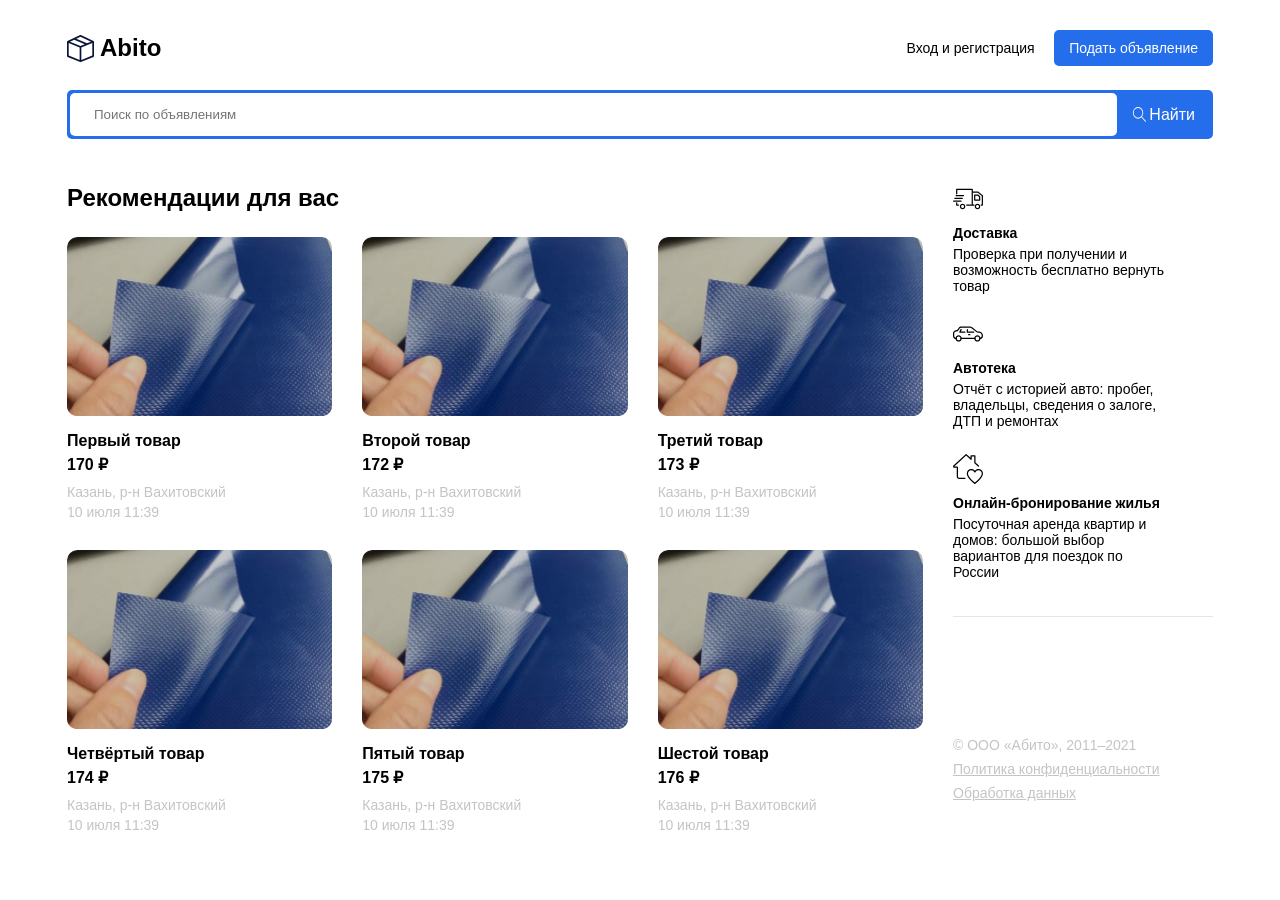
<file: index.html>
<!DOCTYPE html>
<html lang="en">
  <head>
    <meta charset="UTF-8" />
    <meta name="viewport" content="width=device-width, initial-scale=1.0" />
    <title>Document</title>
    <link rel="stylesheet" href="style.css" />
    <script src="/main.js" defer></script>
  </head>
  <body>
    <header class="header">
      <div class="container">
        <div class="header-box">
          <a href="/index.html" class="header-logo">
            <img src="/img/logo.svg" alt="logo" />
            <span>Abito</span>
          </a>
          <div class="header-controls">
            <button class="btn btn-outline">Вход и регистрация</button>
            <button class="btn btn-primary">Подать объявление</button>
          </div>
          <div class="header-burger"><img src="/img/menu.svg" alt="" /></div>
        </div>
      </div>
    </header>
    <main>
      <section class="search">
        <div class="container">
          <div class="search-box">
            <input
              class="search-input"
              type="text"
              placeholder="Поиск по объявлениям"
            />
            <button class="btn btn-primary search-btn">
              <img class="search-btn__icon" src="/img/search.svg" alt="" />
              <span class="search-btn__text">Найти</span>
            </button>
          </div>
        </div>
      </section>
      <section class="content">
        <div class="container">
          <div class="content-box">
            <div class="content-main">
              <h2 class="content-side__title">Рекомендации для вас</h2>
              <div class="content-main__list"></div>
            </div>
            <div class="content-side">
              <div class="content-side_title"></div>
              <div class="content-side_list">
                <div class="content-side_list-item">
                  <img
                    class="content-side_list-item--img"
                    src="/img/info1.svg"
                    alt=""
                  />
                  <h5 class="content-side_list-item--title">Доставка</h5>
                  <p class="content-side_list-item--text">
                    Проверка при получении и возможность бесплатно вернуть товар
                  </p>
                </div>
                <div class="content-side_list-item">
                  <img
                    class="content-side_list-item--img"
                    src="/img/info2.svg"
                    alt=""
                  />
                  <h5 class="content-side_list-item--title">Автотека</h5>
                  <p class="content-side_list-item--text">
                    Отчёт с историей авто: пробег, владельцы, сведения о залоге,
                    ДТП и ремонтах
                  </p>
                </div>
                <div class="content-side_list-item">
                  <img
                    class="content-side_list-item--img"
                    src="/img/info3.svg"
                    alt=""
                  />
                  <h5 class="content-side_list-item--title">
                    Онлайн-бронирование жилья
                  </h5>
                  <p class="content-side_list-item--text">
                    Посуточная аренда квартир и домов: большой выбор вариантов
                    для поездок по России
                  </p>
                </div>
              </div>
              <hr />
              <div class="content-side__footer">
                <p class="content-side__footer-item">
                  © ООО «Абито», 2011–2021
                </p>
                <a class="content-side__footer-item" href="#"
                  >Политика конфиденциальности</a
                >
                <a class="content-side__footer-item" href="#"
                  >Обработка данных</a
                >
              </div>
            </div>
          </div>
        </div>
      </section>
    </main>
  </body>
</html>
</file>
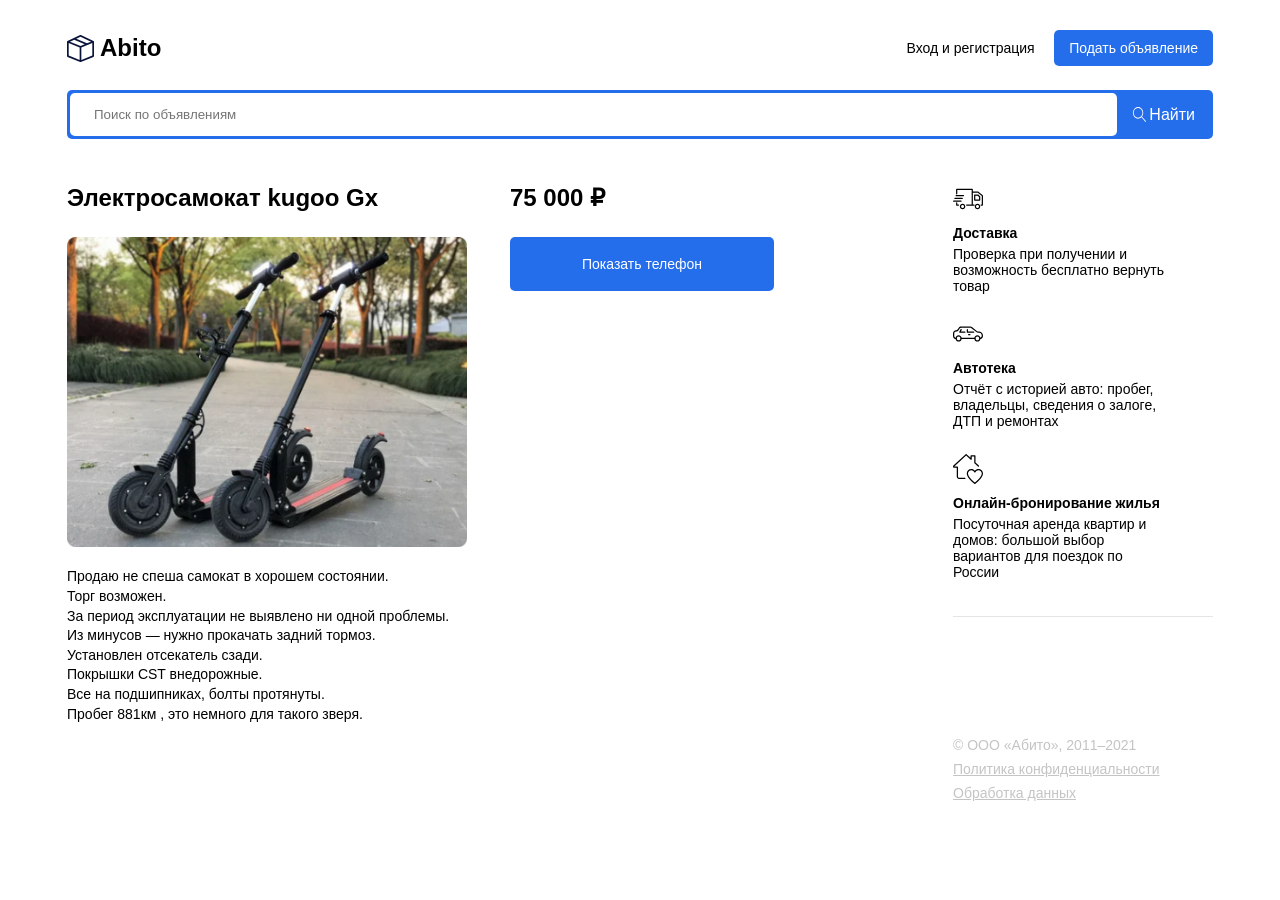
<file: product.html>
<!DOCTYPE html>
<html lang="en">
  <head>
    <meta charset="UTF-8" />
    <meta name="viewport" content="width=device-width, initial-scale=1.0" />
    <title>Document</title>
    <link rel="stylesheet" href="style.css" />
  </head>
  <body>
    <header class="header">
      <div class="container">
        <div class="header-box">
          <a href="/index.html" class="header-logo">
            <img src="/img/logo.svg" alt="logo" />
            <span>Abito</span>
          </a>
          <div class="header-controls">
            <button class="btn btn-outline">Вход и регистрация</button>
            <button class="btn btn-primary">Подать объявление</button>
          </div>
          <div class="header-burger"><img src="/img/menu.svg" alt="" /></div>
        </div>
      </div>
    </header>
    <main>
      <section class="search">
        <div class="container">
          <div class="search-box">
            <input
              class="search-input"
              type="text"
              placeholder="Поиск по объявлениям"
            />
            <button class="btn btn-primary search-btn">
              <img class="search-btn__icon" src="/img/search.svg" alt="" />
              <span class="search-btn__text">Найти</span>
            </button>
          </div>
        </div>
      </section>
      <section class="content">
        <div class="container">
          <div class="content-box">
            <div class="content-product">
              <div class="content-product_left">
                <h2 class="content-product__title">Электросамокат kugoo Gx</h2>
                <img
                  src="/img/product.png"
                  alt="scooter"
                  class="content-product__image"
                />
                <p class="content-product_text">
                  Продаю не спеша самокат в хорошем состоянии. <br />
                  Торг возможен.<br />
                  За период эксплуатации не выявлено ни одной проблемы.<br />
                  Из минусов — нужно прокачать задний тормоз.<br />
                  Установлен отсекатель сзади.<br />
                  Покрышки CST внедорожные.<br />
                  Все на подшипниках, болты протянуты.<br />
                  Пробег 881км , это немного для такого зверя.
                </p>
              </div>
              <div class="content-product_right">
                <h2 class="content-product__price">75 000 ₽</h2>
                <button class="btn btn-primary btn-product">
                  Показать телефон
                </button>
              </div>
            </div>
            <div class="content-side">
              <div class="content-side_title"></div>
              <div class="content-side_list">
                <div class="content-side_list-item">
                  <img
                    class="content-side_list-item--img"
                    src="/img/info1.svg"
                    alt=""
                  />
                  <h5 class="content-side_list-item--title">Доставка</h5>
                  <p class="content-side_list-item--text">
                    Проверка при получении и возможность бесплатно вернуть товар
                  </p>
                </div>
                <div class="content-side_list-item">
                  <img
                    class="content-side_list-item--img"
                    src="/img/info2.svg"
                    alt=""
                  />
                  <h5 class="content-side_list-item--title">Автотека</h5>
                  <p class="content-side_list-item--text">
                    Отчёт с историей авто: пробег, владельцы, сведения о залоге,
                    ДТП и ремонтах
                  </p>
                </div>
                <div class="content-side_list-item">
                  <img
                    class="content-side_list-item--img"
                    src="/img/info3.svg"
                    alt=""
                  />
                  <h5 class="content-side_list-item--title">
                    Онлайн-бронирование жилья
                  </h5>
                  <p class="content-side_list-item--text">
                    Посуточная аренда квартир и домов: большой выбор вариантов
                    для поездок по России
                  </p>
                </div>
              </div>
              <hr />
              <div class="content-side__footer">
                <p class="content-side__footer-item">
                  © ООО «Абито», 2011–2021
                </p>
                <a class="content-side__footer-item" href="#"
                  >Политика конфиденциальности</a
                >
                <a class="content-side__footer-item" href="#"
                  >Обработка данных</a
                >
              </div>
            </div>
          </div>
        </div>
      </section>
    </main>
  </body>
</html>
</file>
<file: style.css>
* {
  box-sizing: border-box;
}

body {
  font-family: sans-serif;
  margin: 0;
}

.container {
  width: 100%;
  max-width: 1170px;

  padding: 0 12px;
  margin: 0 auto;
}

.header {
  margin-top: 30px;
  margin-bottom: 24px;
}

.header-box {
  display: flex;
  justify-content: space-between;
  align-items: center;
}

.header-logo {
  display: flex;
  justify-content: start;
  align-items: center;
  gap: 6px;
  text-decoration: none;
  color: #000;
}

.header-logo span {
  font-size: 24px;
  font-weight: bold;
}

.btn {
  font-weight: normal;
  line-height: 16px;
  font-size: 14px;
  padding: 10px 15px;
  border-radius: 5px;
  border: none;
  cursor: pointer;
}
.btn-outline {
  background: transparent;
}
.btn-primary {
  background-color: #256eeb;
  color: white;
}

.header-burger {
  width: 30px;
  height: 30px;
  display: none;
}

.search {
  margin-bottom: 45px;
}
.search-box {
  width: 100%;
  background-color: #256eeb;
  border-radius: 5px;
  padding: 3px;
  display: flex;
  align-items: center;
  justify-content: flex-start;
  min-width: 0;
}
.search-input {
  flex-grow: 1;
  padding: 14px 24px;
  border-radius: 5px;
  outline: none;
  border: none;
}

.search-btn {
  display: flex;
  align-items: center;
}

.search-btn .search-btn__text {
  margin-left: 2px;
  font-size: 16px;
  line-height: 19px;
}
.search-btn .search-btn__icon {
  width: 15px;
  height: 15px;
}

.content {
  padding-bottom: 50px;
}

.content-box {
  display: flex;
  align-items: flex-start;
  justify-content: space-between;
  gap: 30px;
}
.content-main {
  flex-grow: 1;
}
.content-side {
  width: 260px;
  min-width: 260px;
}

.content-side__title {
  font-size: 24px;
  line-height: 28px;
  margin-top: 0;
  margin-bottom: 25px;
}

.content-main__list {
  display: flex;
  justify-content: space-between;
  flex-wrap: wrap;
  row-gap: 30px;
}
.content-main__item {
  width: calc((100% - 60px) / 3);
  display: flex;
  flex-direction: column;
  align-items: flex-start;
  border-radius: 10px;
  overflow: hidden;
  text-decoration: none;
}
.content-main__item--img {
  display: flex;
  width: 100%;
}
.content-main__item--img img {
  width: 100%;
}
.content-main__item--title {
  margin-top: 15px;
  margin-bottom: 5px;
  font-size: 16px;
  line-height: 19px;
  color: #000;
}
.content-main__item:hover .content-main__item--title {
  color: #256eeb;
}

.content-main__item--price {
  font-size: 16px;
  line-height: 19px;
  margin-bottom: 10px;
  color: #000;
}
.content-main__item--desc-box {
  display: flex;
  flex-direction: column;
  row-gap: 4px;
}
.content-main__item--desc {
  font-size: 14px;
  line-height: 16px;
  color: #c4c4c4;
}

.content-side_list {
  display: flex;
  flex-direction: column;
  justify-content: space-between;
  width: 230px;
  gap: 25px;
}
.content-side_list-item {
  width: 217px;
  margin-right: 14px;
}
.content-side_list-item--img {
  width: 30px;
  height: 30px;
}
.content-side_list-item--title {
  font-size: 14px;
  margin-top: 7px;
  margin-bottom: 5px;
}
.content-side_list-item--text {
  margin: 0;
  font-size: 14px;
  line-height: 16px;
}

hr {
  margin-top: 36px;
  margin-bottom: 120px;
  height: 1px;
  border: none;
  background-color: rgba(229, 229, 229, 1);
}

.content-side__footer {
  display: flex;
  flex-direction: column;
  align-items: flex-start;
  gap: 8px;
}
.content-side__footer-item {
  display: inline-block;
  margin: 0;
  color: rgba(196, 196, 196, 1);
  font-size: 14px;
  line-height: 16px;
}

.content-product {
  display: flex;
  flex-grow: 1;
  gap: 30px;
}

.content-product_left {
  display: flex;
  flex-direction: column;
  align-items: flex-start;
  flex-basis: 50%;
}
.content-product__title,
.content-product__price {
  font-size: 24px;
  line-height: 28px;
  margin-top: 0;
  margin-bottom: 25px;
}
.content-product__image {
  width: 100%;
  max-width: 400px;
}
.content-product_text {
  margin-top: 20px;
  font-size: 14px;
  line-height: 140%;
}

.content-product_right {
  display: flex;
  flex-direction: column;
  align-items: flex-start;
  flex-basis: 50%;
}
.btn-product {
  width: 264px;
  height: 54px;
  padding: 10px 15px;
}

@media (max-width: 1200px) {
  .container {
    max-width: 930px;
  }
  .content-main__item {
    width: calc((100% - 30px) / 2);
  }
}
@media (max-width: 991px) {
  .container {
    max-width: 730px;
  }
  .content-box {
    flex-direction: column;
  }
  .content-main {
    width: 100%;
  }
  .content-side {
    width: 100%;
    min-width: 0;
  }
  .content-product {
    display: flex;
    flex-direction: column;
    width: 100%;
  }
}

@media (max-width: 700px) {
  .container {
    max-width: 100%;
  }
  .header-burger {
    display: block;
  }
  .header-controls {
    display: none;
  }
  .search-btn__text {
    display: none;
  }
}
@media (max-width: 480px) {
  .content-main__item {
    width: 100%;
  }
}
</file>
